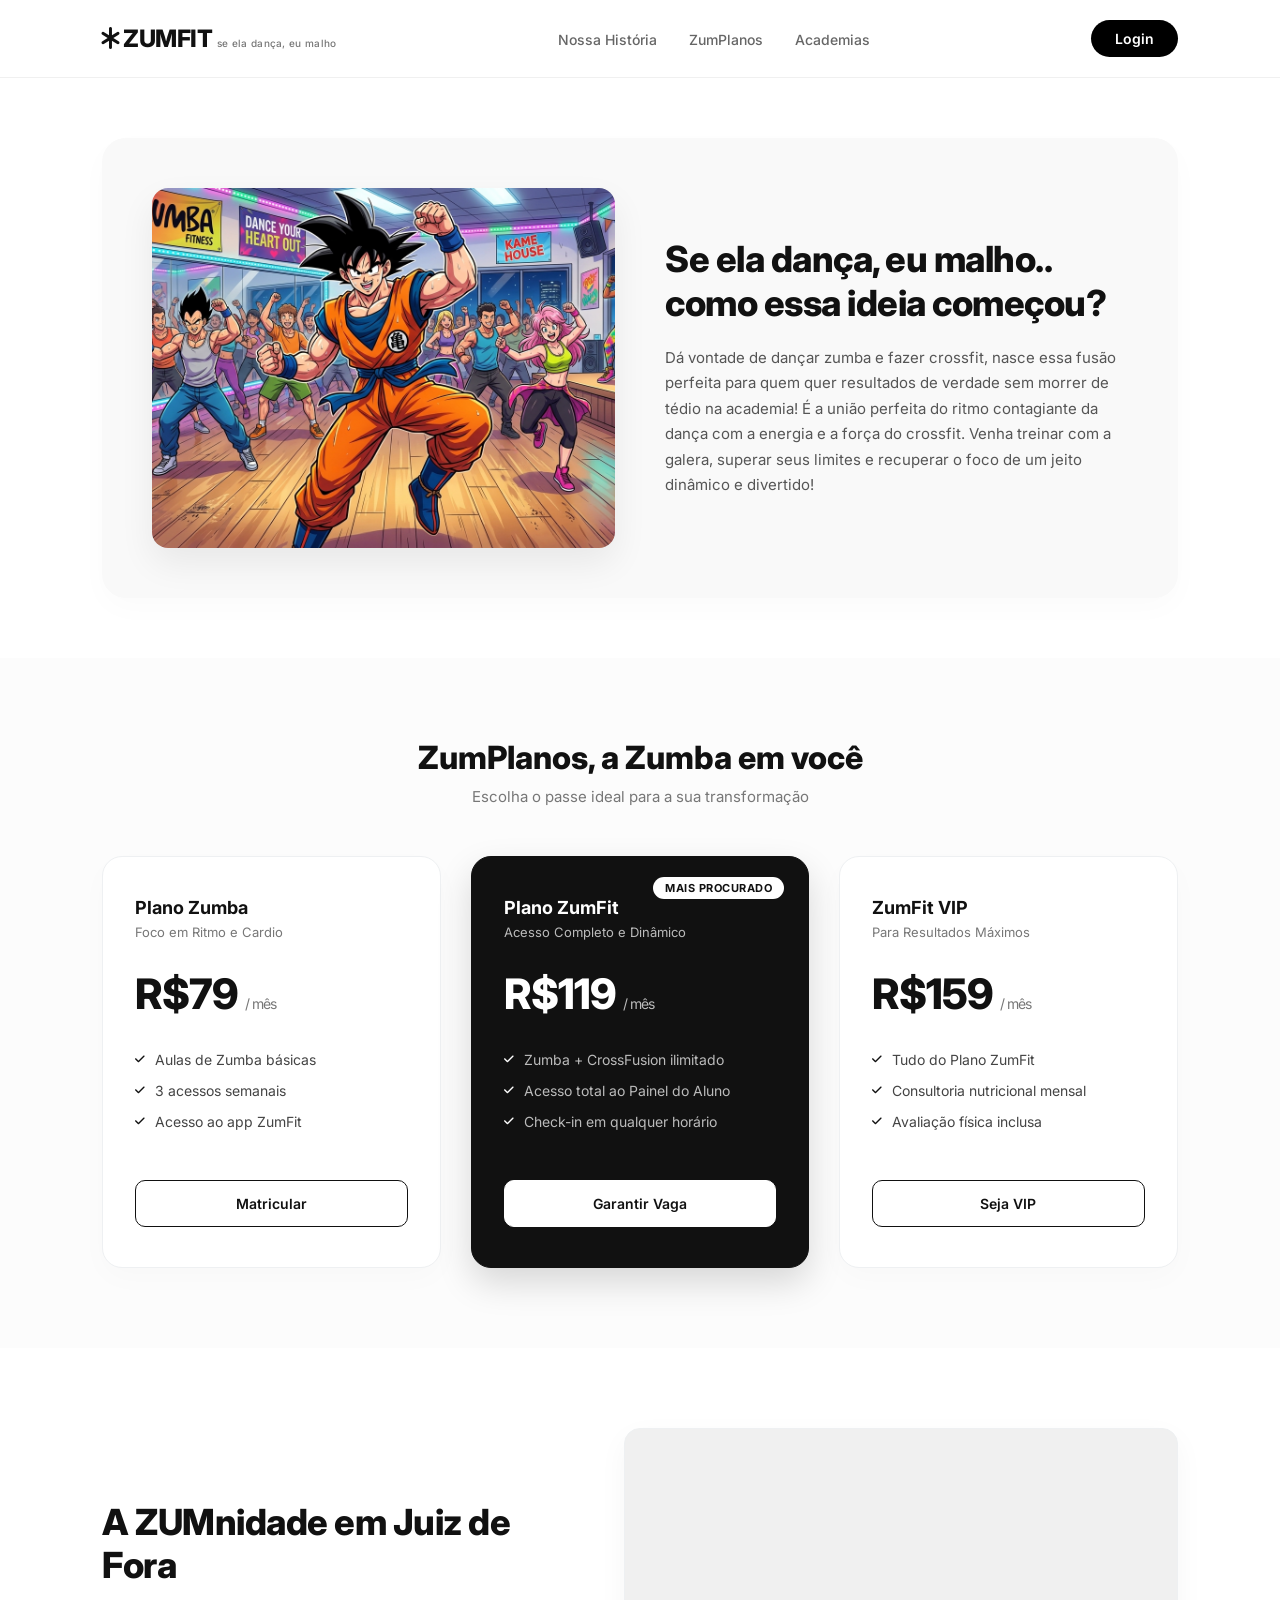
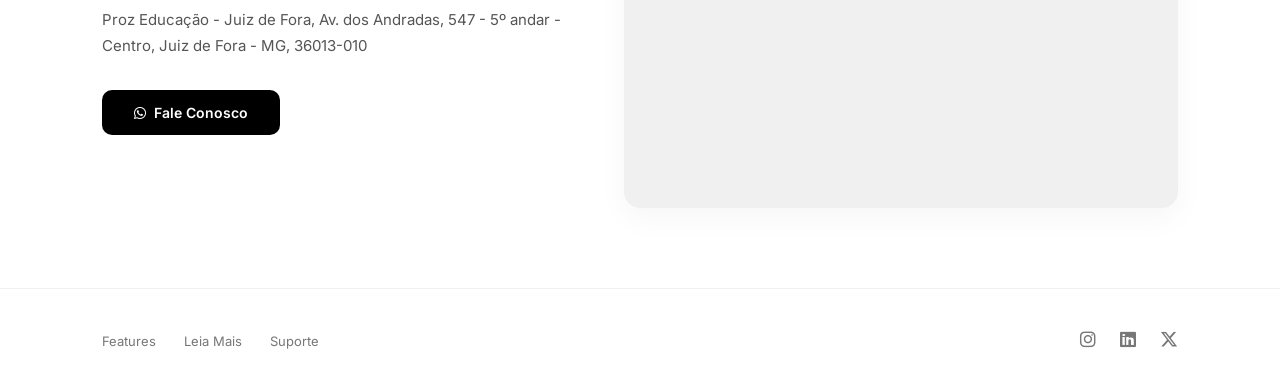
<file: index.html>
<!doctype html>
<html lang="pt-BR">
    <head>
        <meta charset="UTF-8" />
        <meta name="viewport" content="width=device-width, initial-scale=1.0" />
        <title>ZUMFIT - Home</title>
        <link
            href="https://fonts.googleapis.com/css2?family=Inter:wght@300;400;500;600;700;800&display=swap"
            rel="stylesheet"
        />
        <link
            rel="stylesheet"
            href="https://cdnjs.cloudflare.com/ajax/libs/font-awesome/6.4.0/css/all.min.css"
        />
        <link rel="stylesheet" href="css/landing.css" />
    </head>
    <body>
        <nav class="landing-nav">
            <div class="nav-brand">
                <i class="fa-solid fa-asterisk logo-icon"></i> ZUMFIT
                <span class="logo-slogan">se ela dança, eu malho</span>
            </div>
            <ul class="nav-links">
                <li><a href="#historia">Nossa História</a></li>
                <li><a href="#planos">ZumPlanos</a></li>
                <li><a href="#academias">Academias</a></li>
            </ul>
            <a href="pages/login.html" class="btn-login-nav">Login</a>
        </nav>

        <section id="historia" class="hero-section">
            <div class="hero-container">
                <div class="hero-image-wrapper">
                    <img
                        src="img/img_landingPage/goku_zumba.png"
                        alt="Treino ZumFit"
                    />
                </div>
                <div class="hero-content">
                    <h1>Se ela dança, eu malho.. como essa ideia começou?</h1>
                    <p>
                        Dá vontade de dançar zumba e fazer crossfit, nasce essa
                        fusão perfeita para quem quer resultados de verdade sem
                        morrer de tédio na academia! É a união perfeita do ritmo
                        contagiante da dança com a energia e a força do
                        crossfit. Venha treinar com a galera, superar seus
                        limites e recuperar o foco de um jeito dinâmico e
                        divertido!
                    </p>
                </div>
            </div>
        </section>

        <section id="planos" class="plans-section">
            <div class="section-header">
                <h2>ZumPlanos, a Zumba em você</h2>
                <p>Escolha o passe ideal para a sua transformação</p>
            </div>

            <div class="plans-grid">
                <div class="plan-card">
                    <div class="plan-header">
                        <h3>Plano Zumba</h3>
                        <p class="plan-sub">Foco em Ritmo e Cardio</p>
                    </div>
                    <div class="plan-price">R$79 <span>/ mês</span></div>
                    <ul class="plan-features">
                        <li>
                            <i class="fa-solid fa-check"></i> Aulas de Zumba
                            básicas
                        </li>
                        <li>
                            <i class="fa-solid fa-check"></i> 3 acessos semanais
                        </li>
                        <li>
                            <i class="fa-solid fa-check"></i> Acesso ao app
                            ZumFit
                        </li>
                    </ul>
                    <a href="/pages/login.html" class="btn-plan">Matricular</a>
                </div>

                <div class="plan-card featured">
                    <div class="plan-badge">Mais Procurado</div>
                    <div class="plan-header">
                        <h3>Plano ZumFit</h3>
                        <p class="plan-sub">Acesso Completo e Dinâmico</p>
                    </div>
                    <div class="plan-price">R$119 <span>/ mês</span></div>
                    <ul class="plan-features">
                        <li>
                            <i class="fa-solid fa-check"></i> Zumba +
                            CrossFusion ilimitado
                        </li>
                        <li>
                            <i class="fa-solid fa-check"></i> Acesso total ao
                            Painel do Aluno
                        </li>
                        <li>
                            <i class="fa-solid fa-check"></i> Check-in em
                            qualquer horário
                        </li>
                    </ul>
                    <a href="/pages/login.html" class="btn-plan btn-plan-dark"
                        >Garantir Vaga</a
                    >
                </div>

                <div class="plan-card">
                    <div class="plan-header">
                        <h3>ZumFit VIP</h3>
                        <p class="plan-sub">Para Resultados Máximos</p>
                    </div>
                    <div class="plan-price">R$159 <span>/ mês</span></div>
                    <ul class="plan-features">
                        <li>
                            <i class="fa-solid fa-check"></i> Tudo do Plano
                            ZumFit
                        </li>
                        <li>
                            <i class="fa-solid fa-check"></i> Consultoria
                            nutricional mensal
                        </li>
                        <li>
                            <i class="fa-solid fa-check"></i> Avaliação física
                            inclusa
                        </li>
                    </ul>
                    <a href="/pages/login.html" class="btn-plan">Seja VIP</a>
                </div>
            </div>
        </section>

        <section id="academias" class="location-section">
            <div class="location-container">
                <div class="location-content">
                    <h2>A ZUMnidade em Juiz de Fora</h2>
                    <p class="address-text">
                        Proz Educação - Juiz de Fora, Av. dos Andradas, 547 - 5º
                        andar - Centro, Juiz de Fora - MG, 36013-010
                    </p>
                    <a
                        href="https://www.instagram.com/reel/DBKXAs7vTAa/"
                        target="_blank"
                        class="btn-whatsapp"
                    >
                        <i class="fa-brands fa-whatsapp"></i> Fale Conosco
                    </a>
                </div>
                <div class="location-map">
                    <iframe
                        src="https://www.google.com/maps/embed?pb=!1m18!1m12!1m3!1d3705.73409079859!2d-43.35651672494735!3d-21.751832180084623!2m3!1f0!2f0!3f0!3m2!1i1024!2i768!4f13.1!3m3!1m2!1s0xa699c3c3e85c8d%3A0x8e1018e314aea8e2!2sProz%20Educa%C3%A7%C3%A3o%20-%20Juiz%20de%20Fora!5e0!3m2!1spt-BR!2sbr!4v1780279275790!5m2!1spt-BR!2sbr"
                        width="600"
                        height="450"
                        style="border: 0"
                        allowfullscreen=""
                        loading="lazy"
                        referrerpolicy="no-referrer-when-downgrade"
                    ></iframe>
                </div>
            </div>
        </section>

        <footer class="landing-footer">
            <div class="footer-links">
                <a href="#">Features</a>
                <a href="#">Leia Mais</a>
                <a href="#">Suporte</a>
            </div>
            <div class="footer-social">
                <a href="#"><i class="fa-brands fa-instagram"></i></a>
                <a href="#"><i class="fa-brands fa-linkedin"></i></a>
                <a href="#"><i class="fa-brands fa-x-twitter"></i></a>
            </div>
        </footer>

        <script src="js/landing.js"></script>
    </body>
</html>
</file>
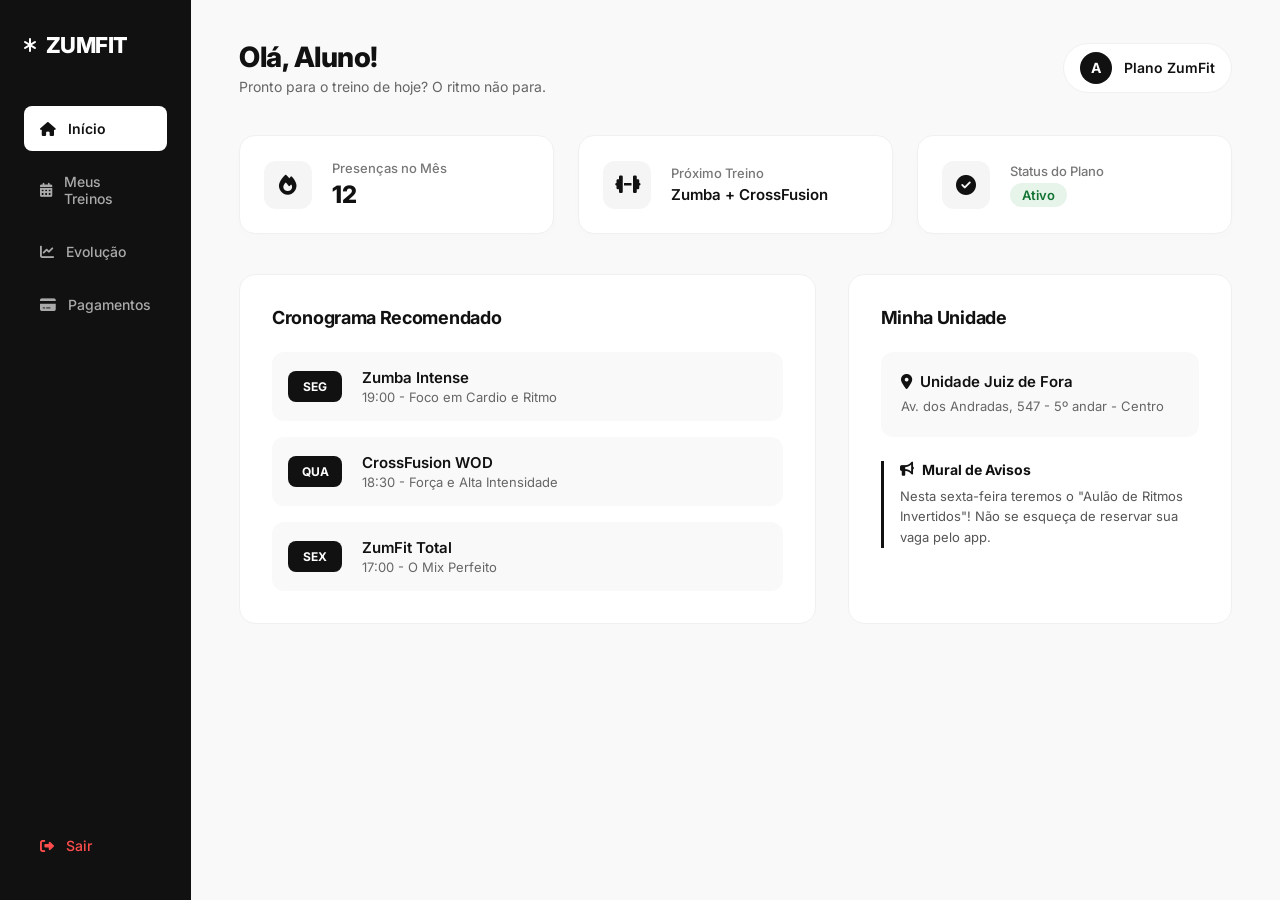
<file: pages/dashboard.html>
<!doctype html>
<html lang="pt-BR">
    <head>
        <meta charset="UTF-8" />
        <meta name="viewport" content="width=device-width, initial-scale=1.0" />
        <title>ZUMFIT - Área do Aluno</title>
        <link
            href="https://fonts.googleapis.com/css2?family=Inter:wght@300;400;500;600;700;800&display=swap"
            rel="stylesheet"
        />

        <link
            rel="stylesheet"
            href="https://cdnjs.cloudflare.com/ajax/libs/font-awesome/6.4.0/css/all.min.css"
        />

        <link rel="stylesheet" href="../css/dashboard.css" />
    </head>
    <body>
        <div class="dashboard-layout">
            <aside class="sidebar">
                <div class="sidebar-brand">
                    <i class="fa-solid fa-asterisk logo-icon"></i> ZUMFIT
                </div>

                <nav class="sidebar-menu">
                    <a href="#" class="menu-item active"
                        ><i class="fa-solid fa-house"></i> Início</a
                    >
                    <a href="#" class="menu-item"
                        ><i class="fa-solid fa-calendar-days"></i> Meus
                        Treinos</a
                    >
                    <a href="#" class="menu-item"
                        ><i class="fa-solid fa-chart-line"></i> Evolução</a
                    >
                    <a href="#" class="menu-item"
                        ><i class="fa-solid fa-credit-card"></i> Pagamentos</a
                    >
                </nav>

                <div class="sidebar-footer">
                    <a href="../index.html" class="btn-logout"
                        ><i class="fa-solid fa-right-from-bracket"></i> Sair</a
                    >
                </div>
            </aside>

            <main class="main-content">
                <header class="content-header">
                    <div class="welcome-text">
                        <h1>Olá, Aluno!</h1>
                        <p>Pronto para o treino de hoje? O ritmo não para.</p>
                    </div>
                    <div class="user-profile">
                        <div class="avatar">A</div>
                        <span class="user-name">Plano ZumFit</span>
                    </div>
                </header>

                <section class="stats-grid">
                    <div class="stat-card">
                        <div class="stat-icon">
                            <i class="fa-solid fa-fire"></i>
                        </div>
                        <div class="stat-info">
                            <h3>Presenças no Mês</h3>
                            <p class="stat-number">12</p>
                        </div>
                    </div>
                    <div class="stat-card">
                        <div class="stat-icon">
                            <i class="fa-solid fa-dumbbell"></i>
                        </div>
                        <div class="stat-info">
                            <h3>Próximo Treino</h3>
                            <p class="stat-detail">Zumba + CrossFusion</p>
                        </div>
                    </div>
                    <div class="stat-card">
                        <div class="stat-icon">
                            <i class="fa-solid fa-circle-check"></i>
                        </div>
                        <div class="stat-info">
                            <h3>Status do Plano</h3>
                            <p class="stat-badge">Ativo</p>
                        </div>
                    </div>
                </section>

                <div class="dashboard-grid">
                    <div class="dashboard-block">
                        <h2>Cronograma Recomendado</h2>
                        <div class="schedule-list">
                            <div class="schedule-item">
                                <div class="day-badge">SEG</div>
                                <div class="schedule-details">
                                    <h4>Zumba Intense</h4>
                                    <p>19:00 - Foco em Cardio e Ritmo</p>
                                </div>
                            </div>
                            <div class="schedule-item">
                                <div class="day-badge">QUA</div>
                                <div class="schedule-details">
                                    <h4>CrossFusion WOD</h4>
                                    <p>18:30 - Força e Alta Intensidade</p>
                                </div>
                            </div>
                            <div class="schedule-item">
                                <div class="day-badge">SEX</div>
                                <div class="schedule-details">
                                    <h4>ZumFit Total</h4>
                                    <p>17:00 - O Mix Perfeito</p>
                                </div>
                            </div>
                        </div>
                    </div>

                    <div class="dashboard-block">
                        <h2>Minha Unidade</h2>
                        <div class="unit-box">
                            <p class="unit-title">
                                <i class="fa-solid fa-location-dot"></i> Unidade
                                Juiz de Fora
                            </p>
                            <p class="unit-address">
                                Av. dos Andradas, 547 - 5º andar - Centro
                            </p>
                        </div>

                        <div class="mural-box">
                            <h3>
                                <i class="fa-solid fa-bullhorn"></i> Mural de
                                Avisos
                            </h3>
                            <p>
                                Nesta sexta-feira teremos o "Aulão de Ritmos
                                Invertidos"! Não se esqueça de reservar sua vaga
                                pelo app.
                            </p>
                        </div>
                    </div>
                </div>
            </main>
        </div>

        <script src="../js/dashboard.js"></script>
    </body>
</html>
</file>
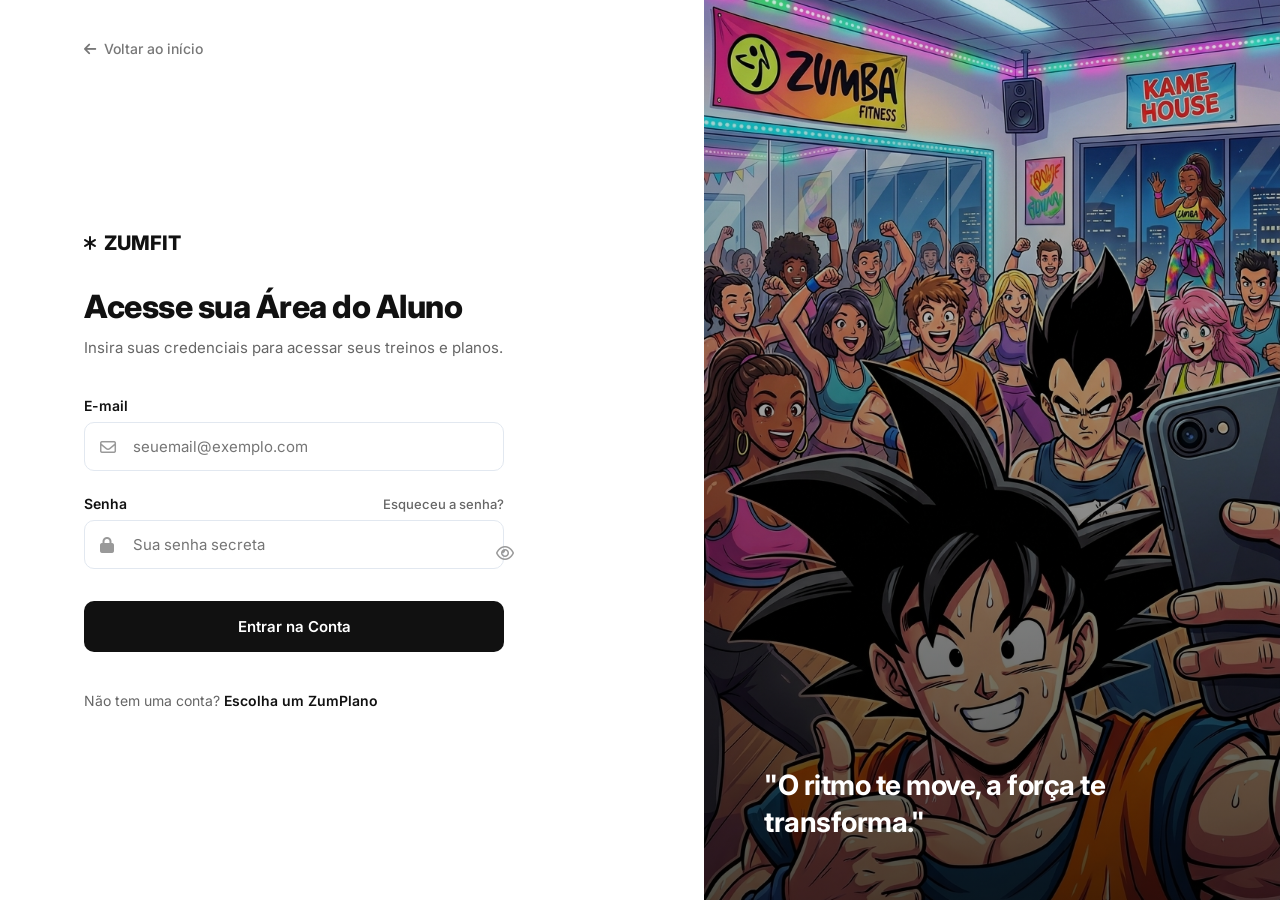
<file: pages/login.html>
<!doctype html>
<html lang="pt-BR">
    <head>
        <meta charset="UTF-8" />
        <meta name="viewport" content="width=device-width, initial-scale=1.0" />
        <title>ZUMFIT - Login</title>

        <link
            href="https://fonts.googleapis.com/css2?family=Inter:wght@300;400;500;600;700;800&display=swap"
            rel="stylesheet"
        />

        <link
            rel="stylesheet"
            href="https://cdnjs.cloudflare.com/ajax/libs/font-awesome/6.4.0/css/all.min.css"
        />

        <link rel="stylesheet" href="../css/login.css" />
    </head>
    <body>
        <div class="login-wrapper">
            <div class="login-container">
                <div class="login-header">
                    <a href="../index.html" class="btn-back">
                        <i class="fa-solid fa-arrow-left"></i> Voltar ao início
                    </a>
                    <div class="login-brand">
                        <i class="fa-solid fa-asterisk logo-icon"></i> ZUMFIT
                    </div>
                    <h1>Acesse sua Área do Aluno</h1>
                    <p>
                        Insira suas credenciais para acessar seus treinos e
                        planos.
                    </p>
                </div>

                <form id="loginForm" class="login-form">
                    <div class="input-group">
                        <label for="email">E-mail</label>
                        <div class="input-field">
                            <i class="fa-regular fa-envelope"></i>
                            <input
                                type="email"
                                id="email"
                                placeholder="seuemail@exemplo.com"
                                required
                            />
                        </div>
                    </div>

                    <div class="input-group">
                        <div class="password-label-row">
                            <label for="password">Senha</label>
                            <a href="#" class="forgot-password"
                                >Esqueceu a senha?</a
                            >
                        </div>
                        <div class="input-field">
                            <i class="fa-solid fa-lock"></i>
                            <input
                                type="password"
                                id="password"
                                placeholder="Sua senha secreta"
                                required
                            />
                            <button
                                type="button"
                                id="togglePassword"
                                class="btn-toggle-password"
                            >
                                <i class="fa-regular fa-eye"></i>
                            </button>
                        </div>
                    </div>

                    <div id="errorMessage" class="error-message hidden">
                        <i class="fa-solid fa-circle-exclamation"></i>
                        <span id="errorText"></span>
                    </div>

                    <button type="submit" class="btn-submit">
                        Entrar na Conta
                    </button>
                </form>

                <div class="login-footer">
                    <p>
                        Não tem uma conta?
                        <a href="../index.html">Escolha um ZumPlano</a>
                    </p>
                </div>
            </div>

            <div class="login-sidebar">
                <div class="sidebar-overlay"></div>
                <div class="sidebar-content">
                    <blockquote>
                        "O ritmo te move, a força te transforma."
                    </blockquote>
                </div>
            </div>
        </div>

        <script src="../js/login.js"></script>
    </body>
</html>
</file>
<file: css/landing.css>
/* Reset & Variáveis Globais (Foco em Preto e Branco Minimalista) */
* {
    margin: 0;
    padding: 0;
    box-sizing: border-box;
    font-family: "Inter", sans-serif;
}

html {
    scroll-behavior: smooth;
}

body {
    background-color: #ffffff;
    color: #111111;
    -webkit-font-smoothing: antialiased;
}

/* Menu de Navegação */
.landing-nav {
    display: flex;
    justify-content: space-between;
    align-items: center;
    padding: 20px 8%;
    background-color: #ffffff;
    border-bottom: 1px solid #f0f0f0;
    position: sticky;
    top: 0;
    z-index: 1000;
}

/* ESTRUTURA ATUALIZADA DA LOGO (ALINHAMENTO VERTICAL) */
.nav-brand-wrapper {
    display: flex;
    align-items: center;
    gap: 12px;
}

.logo-icon {
    font-size: 24px;
    color: #111111;
    animation: rotateLogo 10s linear infinite;
}

@keyframes rotateLogo {
    from {
        transform: rotate(0deg);
    }
    to {
        transform: rotate(360deg);
    }
}

/* Força o empilhamento do título e do slogan à esquerda */
.logo-text-group {
    display: flex;
    flex-direction: column;
    align-items: flex-start;
    justify-content: center;
}

.nav-brand {
    font-size: 24px;
    font-weight: 800;
    letter-spacing: -0.5px;
    line-height: 1;
    margin: 0;
    padding: 0;
}

.logo-slogan {
    font-size: 10px;
    font-weight: 500;
    color: #777777;
    letter-spacing: 0.3px;
    margin-top: 2px; /* Garante o posicionamento logo abaixo */
    padding: 0;
    text-transform: lowercase;
    white-space: nowrap;
}
/* FIM DA ESTRUTURA DA LOGO */

.nav-links {
    display: flex;
    gap: 32px;
    list-style: none;
}

.nav-links a {
    text-decoration: none;
    color: #666666;
    font-size: 14px;
    font-weight: 500;
    transition:
        color 0.2s ease,
        transform 0.2s ease;
}

.nav-links a:hover {
    color: #000000;
}

.btn-login-nav {
    background-color: #000000;
    color: #ffffff;
    text-decoration: none;
    padding: 10px 24px;
    border-radius: 20px;
    font-weight: 600;
    font-size: 14px;
    transition:
        background-color 0.2s ease,
        transform 0.2s ease;
}

.btn-login-nav:hover {
    background-color: #222222;
    transform: translateY(-1px);
}

/* Seção Hero (Nossa História - Sem Borda Azul) */
.hero-section {
    padding: 60px 8%;
}

.hero-container {
    background-color: #f9f9f9;
    border-radius: 24px;
    padding: 50px;
    display: grid;
    grid-template-columns: 1fr 1fr;
    gap: 50px;
    align-items: center;
    box-shadow: 0 10px 30px rgba(0, 0, 0, 0.02);
}

.hero-image-wrapper {
    width: 100%;
    height: 360px;
    border-radius: 16px;
    overflow: hidden;
    box-shadow: 0 15px 35px rgba(0, 0, 0, 0.07);
}

.hero-image-wrapper img {
    width: 100%;
    height: 100%;
    object-fit: cover;
    transition: transform 0.5s ease;
}

.hero-container:hover .hero-image-wrapper img {
    transform: scale(1.03);
}

.hero-content h1 {
    font-size: 36px;
    font-weight: 800;
    line-height: 1.2;
    margin-bottom: 20px;
    letter-spacing: -0.5px;
}

.hero-content p {
    color: #555555;
    font-size: 15px;
    line-height: 1.7;
}

/* Seção de Planos */
.plans-section {
    padding: 80px 8%;
    background-color: #fcfcfc;
}

.section-header {
    text-align: center;
    margin-bottom: 50px;
}

.section-header h2 {
    font-size: 32px;
    font-weight: 800;
    margin-bottom: 10px;
}

.section-header p {
    color: #777777;
    font-size: 15px;
}

.plans-grid {
    display: grid;
    grid-template-columns: repeat(3, 1fr);
    gap: 30px;
    max-width: 1140px;
    margin: 0 auto;
}

/* EFEITOS AVANÇADOS NOS CARDS */
.plan-card {
    background: #ffffff;
    border: 1px solid #eef0f2;
    border-radius: 20px;
    padding: 40px 32px;
    display: flex;
    flex-direction: column;
    position: relative;
    box-shadow: 0 10px 30px rgba(0, 0, 0, 0.02);
    transition:
        transform 0.4s cubic-bezier(0.16, 1, 0.3, 1),
        box-shadow 0.4s ease,
        border-color 0.4s ease;
}

/* Efeito Hover nos Cards Padrão */
.plan-card:hover {
    transform: translateY(-8px);
    box-shadow: 0 20px 40px rgba(0, 0, 0, 0.08);
    border-color: #111111;
}

.plan-header h3 {
    font-size: 18px;
    font-weight: 700;
    margin-bottom: 6px;
}

.plan-sub {
    color: #777777;
    font-size: 13px;
    margin-bottom: 28px;
}

.plan-price {
    font-size: 42px;
    font-weight: 800;
    margin-bottom: 32px;
    letter-spacing: -1px;
}

.plan-price span {
    font-size: 14px;
    font-weight: 400;
    color: #777777;
}

.plan-features {
    list-style: none;
    margin-bottom: 36px;
    flex-grow: 1;
}

.plan-features li {
    font-size: 14px;
    color: #444444;
    margin-bottom: 14px;
    display: flex;
    align-items: center;
    gap: 10px;
}

.plan-features i {
    font-size: 11px;
    color: #111111;
}

.btn-plan {
    display: block;
    text-align: center;
    background-color: transparent;
    color: #111111;
    border: 1px solid #111111;
    padding: 14px;
    border-radius: 10px;
    font-weight: 600;
    font-size: 14px;
    text-decoration: none;
    transition:
        background-color 0.3s,
        color 0.3s;
}

.btn-plan:hover {
    background-color: #111111;
    color: #ffffff;
}

/* Card Plano Destacado (Inversão de Cores Premium) */
.plan-card.featured {
    background-color: #111111;
    color: #ffffff;
    border-color: #111111;
    box-shadow: 0 15px 35px rgba(0, 0, 0, 0.15);
}

.plan-card.featured:hover {
    transform: translateY(-8px);
    box-shadow: 0 25px 50px rgba(0, 0, 0, 0.25);
}

.plan-card.featured .plan-sub,
.plan-card.featured .plan-price span,
.plan-card.featured .plan-features li {
    color: #bbbbbb;
}

.plan-card.featured .plan-features i {
    color: #ffffff;
}

.plan-badge {
    position: absolute;
    top: 20px;
    right: 24px;
    background: #ffffff;
    color: #111111;
    padding: 4px 12px;
    font-size: 11px;
    font-weight: 700;
    border-radius: 20px;
    text-transform: uppercase;
    letter-spacing: 0.5px;
}

.plan-card.featured .btn-plan-dark {
    background-color: #ffffff;
    color: #111111;
    border-color: #ffffff;
}

.plan-card.featured .btn-plan-dark:hover {
    background-color: #e5e5e5;
    color: #111111;
}

/* Seção de Localização */
.location-section {
    padding: 80px 8%;
    background-color: #ffffff;
}

.location-container {
    display: grid;
    grid-template-columns: 1fr 1.2fr;
    gap: 60px;
    align-items: center;
    max-width: 1140px;
    margin: 0 auto;
}

.location-content h2 {
    font-size: 36px;
    font-weight: 800;
    line-height: 1.2;
    margin-bottom: 20px;
    letter-spacing: -0.5px;
}

.address-text {
    color: #555555;
    font-size: 15px;
    line-height: 1.7;
    margin-bottom: 32px;
}

.btn-whatsapp {
    display: inline-flex;
    align-items: center;
    gap: 8px;
    background-color: #000000;
    color: #ffffff;
    text-decoration: none;
    padding: 14px 32px;
    border-radius: 10px;
    font-weight: 600;
    font-size: 14px;
    transition:
        background-color 0.2s,
        transform 0.2s;
}

.btn-whatsapp:hover {
    background-color: #222222;
    transform: translateY(-2px);
}

.location-map {
    height: 380px;
    background-color: #f0f0f0;
    border-radius: 16px;
    overflow: hidden;
    box-shadow: 0 10px 30px rgba(0, 0, 0, 0.04);
    border: 1px solid #eef0f2;
}

/* Rodapé */
.landing-footer {
    display: flex;
    justify-content: space-between;
    align-items: center;
    padding: 40px 8%;
    background-color: #ffffff;
    border-top: 1px solid #f0f0f0;
}

.footer-links a {
    text-decoration: none;
    color: #777777;
    font-size: 13px;
    margin-right: 24px;
    transition: color 0.2s;
}

.footer-social a {
    color: #777777;
    font-size: 18px;
    margin-left: 20px;
    text-decoration: none;
    transition: color 0.2s;
}

.footer-links a:hover,
.footer-social a:hover {
    color: #000000;
}

/* Responsividade Avançada */
@media (max-width: 992px) {
    .plans-grid {
        grid-template-columns: 1fr;
        max-width: 400px;
    }
    .hero-container,
    .location-container {
        grid-template-columns: 1fr;
        gap: 40px;
    }
    .hero-image-wrapper {
        height: 280px;
    }
    .nav-links {
        display: none;
    }
}
@media (max-width: 576px) {
    .hero-content h1 {
        font-size: 28px;
    }
    .plan-price {
        font-size: 32px;
    }
}
</file>
<file: css/dashboard.css>
* {
    margin: 0;
    padding: 0;
    box-sizing: border-box;
    font-family: "Inter", sans-serif;
}

body {
    background-color: #f9f9f9;
    color: #111111;
    height: 100vh;
    -webkit-font-smoothing: antialiased;
}

.dashboard-layout {
    display: flex;
    height: 100vh;
    width: 100%;
}

.sidebar {
    width: 260px;
    background-color: #111111;
    color: #ffffff;
    display: flex;
    flex-direction: column;
    padding: 32px 24px;
    justify-content: space-between;
}

.sidebar-brand {
    font-size: 22px;
    font-weight: 800;
    display: flex;
    align-items: center;
    gap: 10px;
    letter-spacing: -0.5px;
}

.logo-icon {
    font-size: 16px;
}

.sidebar-menu {
    display: flex;
    flex-direction: column;
    gap: 8px;
    margin-top: 48px;
    flex-grow: 1;
}

.menu-item {
    display: flex;
    align-items: center;
    gap: 12px;
    padding: 14px 16px;
    color: #aaaaaa;
    text-decoration: none;
    font-size: 14px;
    font-weight: 500;
    border-radius: 8px;
    transition:
        background-color 0.2s,
        color 0.2s;
}

.menu-item:hover {
    background-color: #222222;
    color: #ffffff;
}

.menu-item.active {
    background-color: #ffffff;
    color: #111111;
    font-weight: 600;
}

.btn-logout {
    display: flex;
    align-items: center;
    gap: 12px;
    padding: 14px 16px;
    color: #ff4d4d;
    text-decoration: none;
    font-size: 14px;
    font-weight: 500;
    border-radius: 8px;
    transition: background-color 0.2s;
}

.btn-logout:hover {
    background-color: rgba(255, 77, 77, 0.1);
}

.main-content {
    flex-grow: 1;
    padding: 40px 48px;
    overflow-y: auto;
}

.content-header {
    display: flex;
    justify-content: space-between;
    align-items: center;
    margin-bottom: 40px;
}

.welcome-text h1 {
    font-size: 28px;
    font-weight: 800;
    letter-spacing: -0.5px;
    margin-bottom: 4px;
}

.welcome-text p {
    color: #666666;
    font-size: 14px;
}

.user-profile {
    display: flex;
    align-items: center;
    gap: 12px;
    background: #ffffff;
    padding: 8px 16px;
    border-radius: 30px;
    border: 1px solid #eef0f2;
}

.avatar {
    width: 32px;
    height: 32px;
    background-color: #111111;
    color: #ffffff;
    border-radius: 50%;
    display: flex;
    align-items: center;
    justify-content: center;
    font-weight: 700;
    font-size: 14px;
}

.user-name {
    font-size: 14px;
    font-weight: 600;
}

.stats-grid {
    display: grid;
    grid-template-columns: repeat(3, 1fr);
    gap: 24px;
    margin-bottom: 40px;
}

.stat-card {
    background-color: #ffffff;
    border: 1px solid #eef0f2;
    border-radius: 16px;
    padding: 24px;
    display: flex;
    align-items: center;
    gap: 20px;
    box-shadow: 0 4px 12px rgba(0, 0, 0, 0.01);
}

.stat-icon {
    width: 48px;
    height: 48px;
    background-color: #f5f5f5;
    border-radius: 12px;
    display: flex;
    align-items: center;
    justify-content: center;
    font-size: 20px;
}

.stat-info h3 {
    font-size: 13px;
    color: #777777;
    font-weight: 500;
    margin-bottom: 4px;
}

.stat-number {
    font-size: 24px;
    font-weight: 800;
}

.stat-detail {
    font-size: 15px;
    font-weight: 600;
}

.stat-badge {
    display: inline-block;
    background-color: #e6f4ea;
    color: #137333;
    padding: 4px 12px;
    border-radius: 20px;
    font-size: 13px;
    font-weight: 600;
}

.dashboard-grid {
    display: grid;
    grid-template-columns: 1.2fr 0.8fr;
    gap: 32px;
}

.dashboard-block {
    background: #ffffff;
    border: 1px solid #eef0f2;
    border-radius: 16px;
    padding: 32px;
}

.dashboard-block h2 {
    font-size: 18px;
    font-weight: 700;
    margin-bottom: 24px;
    letter-spacing: -0.3px;
}

.schedule-list {
    display: flex;
    flex-direction: column;
    gap: 16px;
}

.schedule-item {
    display: flex;
    align-items: center;
    gap: 20px;
    padding: 16px;
    border-radius: 12px;
    background-color: #f9f9f9;
    transition:
        transform 0.2s,
        box-shadow 0.2s;
}

.schedule-item:hover {
    transform: translateX(4px);
    box-shadow: 0 4px 12px rgba(0, 0, 0, 0.03);
}

.day-badge {
    background-color: #111111;
    color: #ffffff;
    font-weight: 700;
    font-size: 12px;
    padding: 8px 12px;
    border-radius: 8px;
    text-align: center;
    min-width: 54px;
}

.schedule-details h4 {
    font-size: 15px;
    font-weight: 600;
    margin-bottom: 2px;
}

.schedule-details p {
    font-size: 13px;
    color: #666666;
}

.unit-box {
    background-color: #f9f9f9;
    padding: 20px;
    border-radius: 12px;
    margin-bottom: 20px;
}

.unit-title {
    font-weight: 600;
    font-size: 15px;
    margin-bottom: 6px;
    display: flex;
    align-items: center;
    gap: 8px;
}

.unit-address {
    font-size: 13px;
    color: #666666;
    line-height: 1.5;
}

.mural-box {
    border-left: 3px solid #111111;
    padding-left: 16px;
    margin-top: 24px;
}

.mural-box h3 {
    font-size: 14px;
    font-weight: 700;
    margin-bottom: 8px;
    display: flex;
    align-items: center;
    gap: 8px;
}

.mural-box p {
    font-size: 13px;
    color: #555555;
    line-height: 1.6;
}

@media (max-width: 1024px) {
    .dashboard-grid {
        grid-template-columns: 1fr;
    }
    .stats-grid {
        grid-template-columns: 1fr;
    }
}

@media (max-width: 768px) {
    .dashboard-layout {
        flex-direction: column;
    }
    .sidebar {
        width: 100%;
        height: auto;
        padding: 20px;
    }
    .sidebar-menu {
        flex-direction: row;
        margin-top: 20px;
        overflow-x: auto;
    }
    .main-content {
        padding: 24px;
    }
}
</file>
<file: css/login.css>
/* Reset e Variáveis */
* {
    margin: 0;
    padding: 0;
    box-sizing: border-box;
    font-family: "Inter", sans-serif;
}

body {
    background-color: #ffffff;
    color: #111111;
    height: 100vh;
    overflow: hidden;
    -webkit-font-smoothing: antialiased;
}

/* Layout Split (Dividido) */
.login-wrapper {
    display: grid;
    grid-template-columns: 1.1fr 0.9fr;
    width: 100%;
    height: 100vh;
}

/* Container do Formulário (Lado Esquerdo) */
.login-container {
    padding: 40px 12%;
    display: flex;
    flex-direction: column;
    justify-content: center;
    position: relative;
    background-color: #ffffff;
}

/* Botão Voltar */
.btn-back {
    position: absolute;
    top: 40px;
    left: 12%;
    text-decoration: none;
    color: #777777;
    font-size: 14px;
    font-weight: 500;
    display: flex;
    align-items: center;
    gap: 8px;
    transition:
        color 0.2s ease,
        transform 0.2s ease;
}

.btn-back:hover {
    color: #000000;
    transform: translateX(-2px);
}

/* Identidade Visual */
.login-brand {
    font-size: 20px;
    font-weight: 800;
    display: flex;
    align-items: center;
    gap: 8px;
    margin-bottom: 32px;
    margin-top: 40px;
}

.logo-icon {
    font-size: 16px;
}

.login-header h1 {
    font-size: 32px;
    font-weight: 800;
    letter-spacing: -0.5px;
    margin-bottom: 12px;
}

.login-header p {
    color: #666666;
    font-size: 15px;
    margin-bottom: 40px;
}

/* Estrutura do Formulário */
.login-form {
    display: flex;
    flex-direction: column;
    gap: 24px;
    width: 100%;
    max-width: 420px;
}

.input-group {
    display: flex;
    flex-direction: column;
    gap: 8px;
}

.input-group label {
    font-size: 14px;
    font-weight: 600;
    color: #111111;
}

.password-label-row {
    display: flex;
    justify-content: space-between;
    align-items: center;
}

.forgot-password {
    font-size: 13px;
    color: #666666;
    text-decoration: none;
    font-weight: 500;
}

.forgot-password:hover {
    text-decoration: underline;
    color: #000000;
}

/* Campos de Input Avançados com Efeito Focus */
.input-field {
    position: relative;
    display: flex;
    align-items: center;
}

.input-field i {
    position: absolute;
    left: 16px;
    color: #999999;
    font-size: 16px;
    pointer-events: none;
    transition: color 0.2s ease;
}

.input-field input {
    width: 100%;
    padding: 14px 16px 14px 48px;
    border: 1px solid #e2e8f0;
    border-radius: 10px;
    font-size: 15px;
    color: #111111;
    background-color: #ffffff;
    transition:
        border-color 0.2s ease,
        box-shadow 0.2s ease;
}

/* Efeito de destaque ao clicar no input */
.input-field input:focus {
    outline: none;
    border-color: #000000;
    box-shadow: 0 0 0 4px rgba(0, 0, 0, 0.05);
}

.input-field input:focus + i {
    color: #000000;
}

/* Botão de Olho (Mostrar Senha) */
.btn-toggle-password {
    position: absolute;
    right: 16px;
    background: none;
    border: none;
    color: #999999;
    cursor: pointer;
    font-size: 16px;
    padding: 4px;
}

.btn-toggle-password:hover {
    color: #111111;
}

/* Mensagem de Erro */
.error-message {
    background-color: #fff5f5;
    border: 1px solid #feb2b2;
    color: #c53030;
    padding: 12px 16px;
    border-radius: 8px;
    font-size: 13px;
    display: flex;
    align-items: center;
    gap: 8px;
    font-weight: 500;
}

.hidden {
    display: none !important;
}

/* Botão Submit */
.btn-submit {
    background-color: #111111;
    color: #ffffff;
    border: none;
    padding: 16px;
    border-radius: 10px;
    font-size: 15px;
    font-weight: 600;
    cursor: pointer;
    margin-top: 8px;
    transition:
        background-color 0.2s ease,
        transform 0.1s ease;
}

.btn-submit:hover {
    background-color: #222222;
}

.btn-submit:active {
    transform: scale(0.99);
}

/* Rodapé do Login */
.login-footer {
    margin-top: 40px;
    font-size: 14px;
    color: #666666;
}

.login-footer a {
    color: #111111;
    font-weight: 600;
    text-decoration: none;
}

.login-footer a:hover {
    text-decoration: underline;
}

/* Painel Lateral Direito (Imagem e Citação) */
.login-sidebar {
    position: relative;
    background-image: url("../img/img_landingPage/img_login/goku_selfie.png");
    background-size: cover;
    background-position: center;
    display: flex;
    align-items: flex-end;
    padding: 60px;
}

.sidebar-overlay {
    position: absolute;
    top: 0;
    left: 0;
    width: 100%;
    height: 100%;
    background: linear-gradient(
        180deg,
        rgba(0, 0, 0, 0.1) 0%,
        rgba(0, 0, 0, 0.7) 100%
    );
}

.sidebar-content {
    position: relative;
    z-index: 10;
    color: #ffffff;
    max-width: 480px;
}

.sidebar-content blockquote {
    font-size: 28px;
    font-weight: 700;
    line-height: 1.3;
    letter-spacing: -0.5px;
}

/* Responsividade */
@media (max-width: 900px) {
    .login-wrapper {
        grid-template-columns: 1fr;
    }
    .login-sidebar {
        display: none;
    }
    .login-container {
        padding: 40px 6%;
        align-items: center;
    }
    .btn-back {
        left: 6%;
    }
}
</file>
